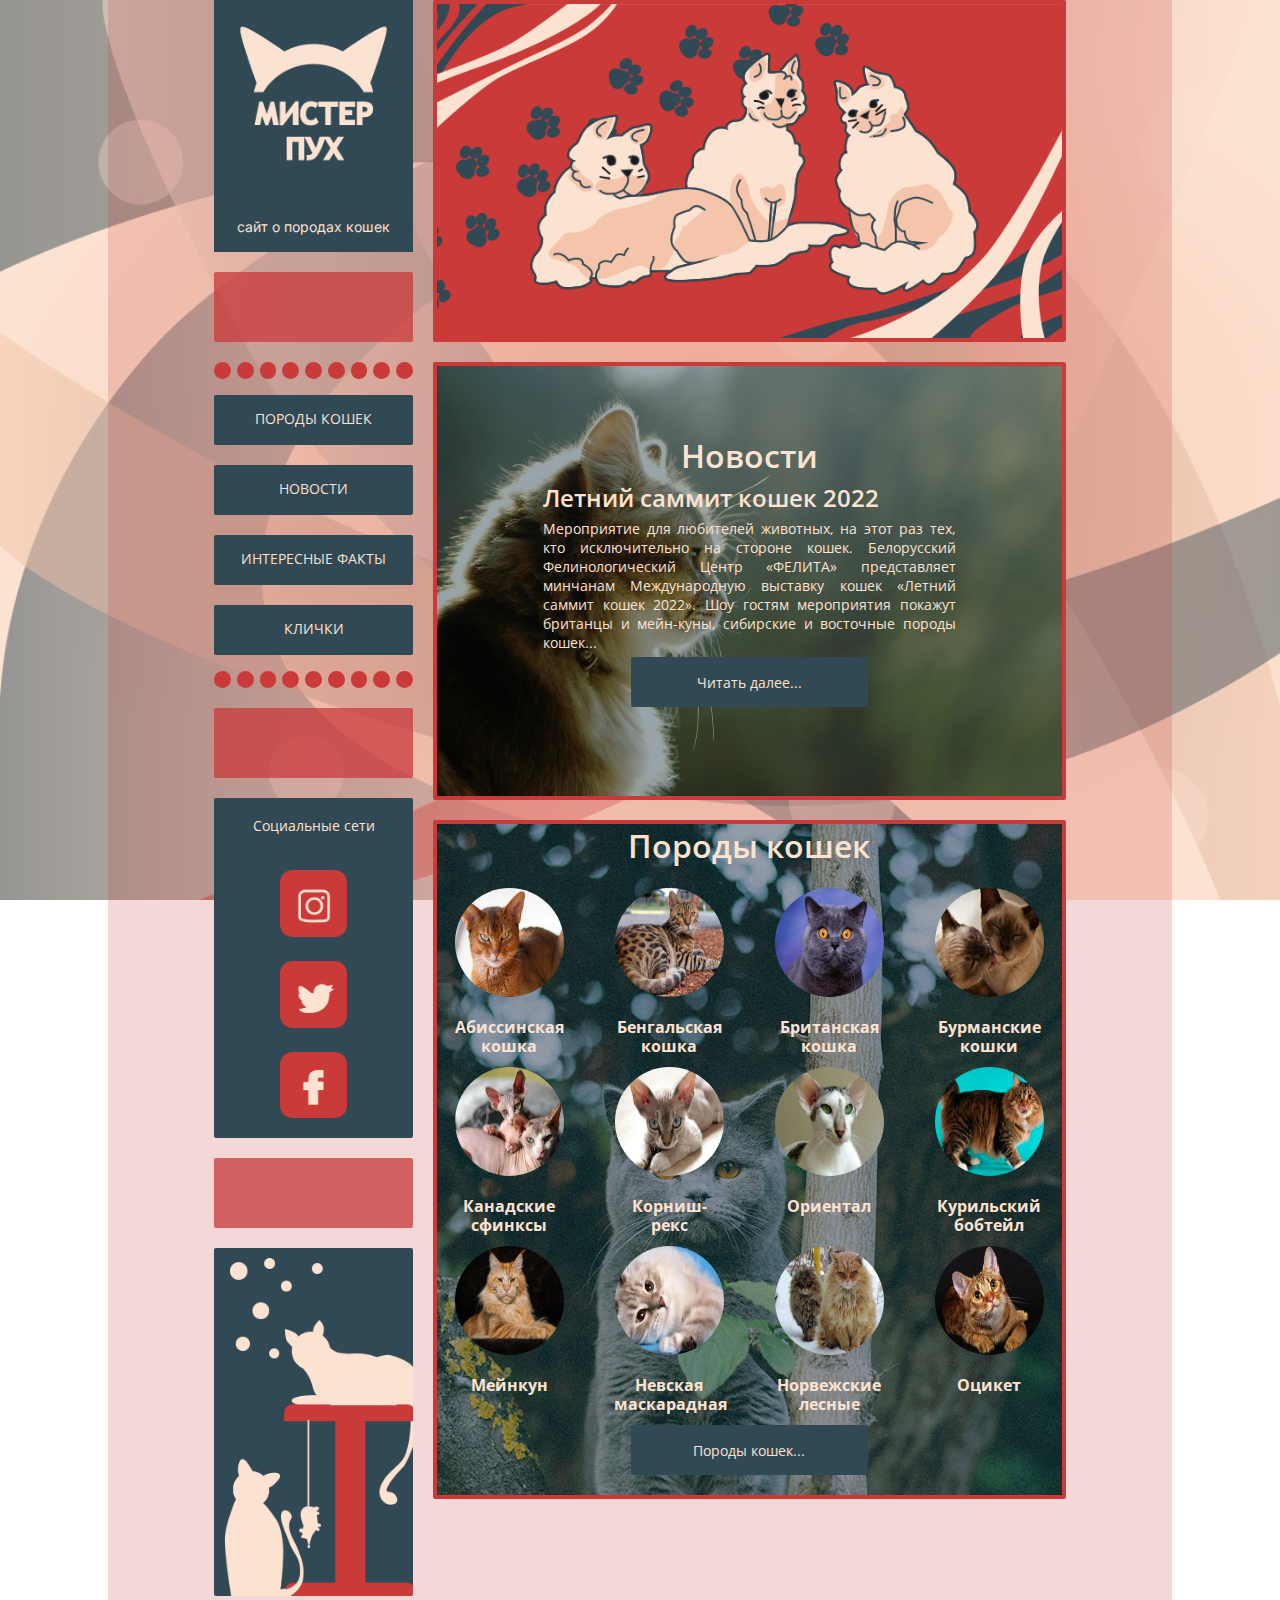
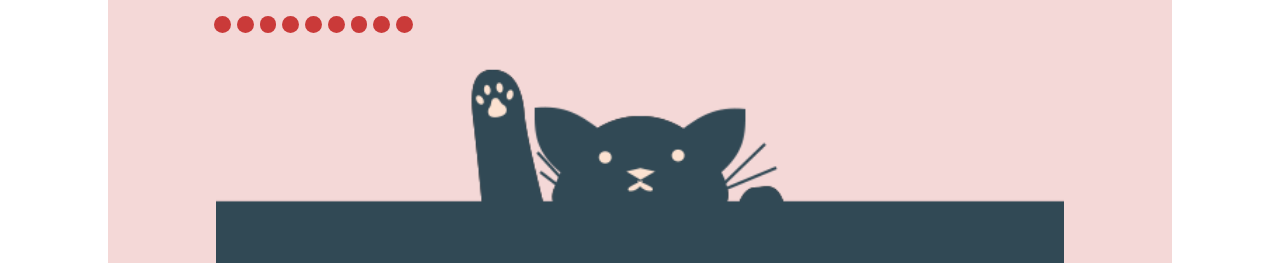
<file: index.html>
<!DOCTYPE html>
<html lang="ru">
<head>
    <meta charset="UTF-8">
    <meta http-equiv="X-UA-Compatible" content="IE=edge">
    <meta name="viewport" content="width=device-width, initial-scale=1.0">
    <script src="jQuery/jquery-3.6.1.min.js"></script>
    <script src="js/index.js"></script>
    <link rel="stylesheet" type="text/css" href="css/style_main.css">
    <link rel="stylesheet" type="text/css" href="css/index_style.css">
    <link rel="preconnect" href="https://fonts.googleapis.com">
    <link rel="preconnect" href="https://fonts.gstatic.com" crossorigin>
    <link href="https://fonts.googleapis.com/css2?family=Inter&family=Open+Sans:wght@300&display=swap" rel="stylesheet">
    <title>Породы кошек</title>
</head>
<body class="container__all">
    <div class="container__container-for-information">
        <header class="header">
            <div class="header__logotype">
                <div class="header__union">
                    <img class="header__logo-image" src="img/LOG.png" alt="lorem">
                    <div class="header__about"><p>сайт о породах кошек</p></div>
                </div>
                <div class="header__block-header">
                    <button class="header__button-menu" type = "button">...</button>
                </div>
            </div>
            <img class="header__image" src="img/oboi.png" alt="lorem">
            <aside class="header__aside">
                <nav class="header__aside-nav">
                    <ul class="header__aside-nav-items">
                        <li class="header__aside-nav-item"><a class="header__aside-nav-item-link" href="index_breeds.html"><p class="header__aside-button-name">ПОРОДЫ КОШЕК</p></a></li>
                        <li class="header__aside-nav-item"><a class="header__aside-nav-item-link" href="index_news.html"><p class="header__aside-button-name">НОВОСТИ</p></a></li>
                        <li class="header__aside-nav-item"><a class="header__aside-nav-item-link" href="index_interesting_facts.html"><p class="header__aside-button-name">ИНТЕРЕСНЫЕ ФАКТЫ</p></a></li>
                        <li class="header__aside-nav-item"><a class="header__aside-nav-item-link" href="index_names.html"><p class="header__aside-button-name">КЛИЧКИ</p></a></li>
                    </ul>
                </nav>
                
            </aside>
        </header>
        <aside class="aside">
            <nav class="aside__nav">
                <div class="aside__circles">
                    <div class="aside__circle"></div>
                    <div class="aside__circle"></div>
                    <div class="aside__circle"></div>
                    <div class="aside__circle"></div>
                    <div class="aside__circle"></div>
                    <div class="aside__circle"></div>
                    <div class="aside__circle"></div>
                    <div class="aside__circle"></div>
                    <div class="aside__circle"></div>
                </div>
                <ul class="aside__nav-items">
                    <li class="aside__nav-item"><a class="aside__nav-item-link" href="index_breeds.html"><p class="aside__button-name">ПОРОДЫ КОШЕК</p></a></li>
                    <li class="aside__nav-item"><a class="aside__nav-item-link" href="index_news.html"><p class="aside__button-name">НОВОСТИ</p></a></li>
                    <li class="aside__nav-item"><a class="aside__nav-item-link" href="index_interesting_facts.html"><p class="aside__button-name">ИНТЕРЕСНЫЕ ФАКТЫ</p></a></li>
                    <li class="aside__nav-item"><a class="aside__nav-item-link" href="index_names.html"><p class="aside__button-name">КЛИЧКИ</p></a></li>
                </ul>
                <div class="aside__circles">
                    <div class="aside__circle"></div>
                    <div class="aside__circle"></div>
                    <div class="aside__circle"></div>
                    <div class="aside__circle"></div>
                    <div class="aside__circle"></div>
                    <div class="aside__circle"></div>
                    <div class="aside__circle"></div>
                    <div class="aside__circle"></div>
                    <div class="aside__circle"></div>
                </div>
            </nav>
            <div class="aside__block-aside"></div>
            <nav class="aside__nav-contact-information">
                <h4 class="aside__name">Социальные сети</h4>
                <ul class="aside__nav-items-social">
                    <li class="aside__nav-con-item"><a class="aside__nav-item-link" href="https://www.instagram.com/"><img class="aside__nav-img" src="img/iiiiiiii.png" alt="lorem"></a></li>
                    <li class="aside__nav-con-item"><a class="aside__nav-item-link" href="https://twitter.com/"><img class="aside__nav-img" src="img/iitttwww.png" alt="lorem"></a></li>
                    <li class="aside__nav-con-item"><a class="aside__nav-item-link" href="https://ru-ru.facebook.com/"><img class="aside__nav-img" src="img/fffffffff.png" alt="lorem"></a></li>
                </ul>
            </nav>
            <div class="aside__block-main"></div>
            <img class="aside__picture" src="img/cats.png" alt="lorem">
            <div class="aside__circles">
                <div class="aside__circle"></div>
                <div class="aside__circle"></div>
                <div class="aside__circle"></div>
                <div class="aside__circle"></div>
                <div class="aside__circle"></div>
                <div class="aside__circle"></div>
                <div class="aside__circle"></div>
                <div class="aside__circle"></div>
                <div class="aside__circle"></div>
            </div>
        </aside>
        <main class="main">
            <article class="main__news">
                <h1 class="main__news-name">Новости</h1>
                <h2 class="main__news-second-name">Летний саммит кошек 2022</h2>
                <p class="main__news-text">Мероприятие для любителей животных, на этот раз тех, кто исключительно на стороне кошек. Белорусский Фелинологический Центр «ФЕЛИТА»  представляет минчанам Международную выставку кошек «Летний саммит кошек 2022». Шоу гостям мероприятия покажут британцы и мейн-куны, сибирские и восточные породы кошек...</p>
                <button class="main__button" type = "button" onclick="document.location='index_news.html'">Читать далее...</button>
            </article>
            <section class="main__cat-breeds">
                <h2 class="main__name">Породы кошек</h2>
                <article class="main__cat-breed">
                    <img class="main__cat-photo" src="img/абиссинская%20кошка.jpg" alt="lorem">
                    <a class="main__cat-name"><h3>Абиссинская кошка</h3></a>
                </article>
                <article class="main__cat-breed">
                    <img class="main__cat-photo" src="img/бенгальская%20кошка.jpg" alt="lorem">
                    <a class="main__cat-name"><h3>Бенгальская кошка</h3></a>
                </article>
                <article class="main__cat-breed">
                    <img class="main__cat-photo" src="img/британская%20короткошерстная.jpg" alt="lorem">
                    <a class="main__cat-name"><h3>Британская кошка</h3></a>
                </article>
                <article class="main__cat-breed">
                    <img class="main__cat-photo" src="img/бурманские%20кошки.jpg" alt="lorem">
                    <a class="main__cat-name"><h3>Бурманские кошки</h3></a>
                </article>
                <article class="main__cat-breed">
                    <img class="main__cat-photo" src="img/канадские%20сфинксы.jpg" alt="lorem">
                    <a class="main__cat-name"><h3>Канадские сфинксы</h3></a>
                </article>
                <article class="main__cat-breed">
                    <img class="main__cat-photo" src="img/корниш-рекс.jpg" alt="lorem">
                    <a class="main__cat-name"><h3>Корниш-рекс</h3></a>
                </article>
                <article class="main__cat-breed">
                    <img class="main__cat-photo" src="img/короткошерстный%20ориентал.jpg" alt="lorem">
                    <a class="main__cat-name"><h3>Ориентал</h3></a>
                </article>
                <article class="main__cat-breed">
                    <img class="main__cat-photo" src="img/курильский%20бобтейл.jpg" alt="lorem">
                    <a class="main__cat-name"><h3>Курильский бобтейл</h3></a>
                </article>
                <article class="main__cat-breed">
                    <img class="main__cat-photo" src="img/мейнкунннн.jpg" alt="lorem">
                    <a class="main__cat-name"><h3>Мейнкун</h3></a>
                </article>
                <article class="main__cat-breed">
                    <img class="main__cat-photo" src="img/невская%20маскарадная.jpg" alt="lorem">
                    <a class="main__cat-name"><h3>Невская маскарадная</h3></a>
                </article>
                <article class="main__cat-breed">
                    <img class="main__cat-photo" src="img/норвежские%20лесные.jpg" alt="lorem">
                    <a class="main__cat-name"><h3>Норвежские лесные</h3></a>
                </article>
                <article class="main__cat-breed">
                    <img class="main__cat-photo" src="img/оцикеты.jpg" alt="lorem">
                    <a class="main__cat-name"><h3>Оцикет</h3></a>
                </article>
                <div class="main__button-case">
                    <button class="main__button" type = "button" onclick="document.location='index_breeds.html'">Породы кошек...</button>
                </div>
            </section>
        </main>
        <footer class="footer">
            <img class="footer__image" src="img/футееер.png" alt="lorem">
        </footer>
    </div>
</body>
</html>
</file>
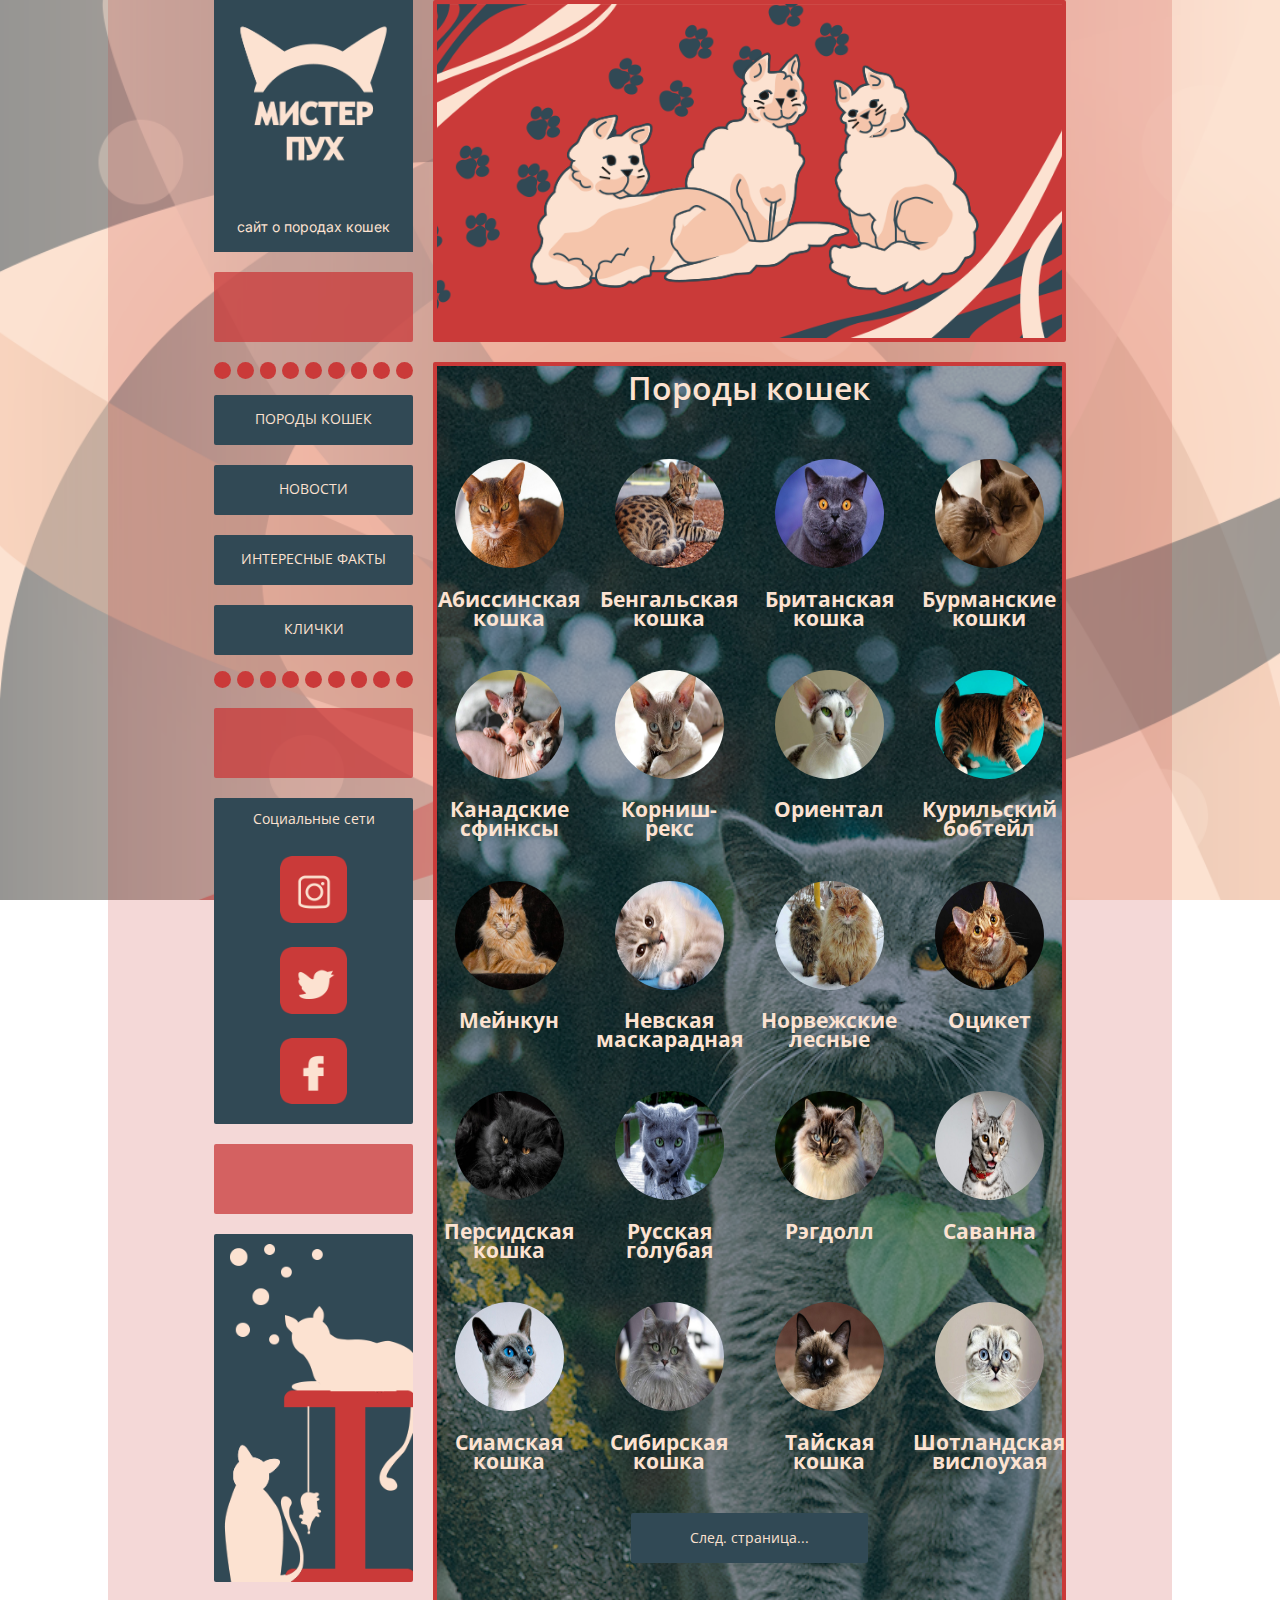
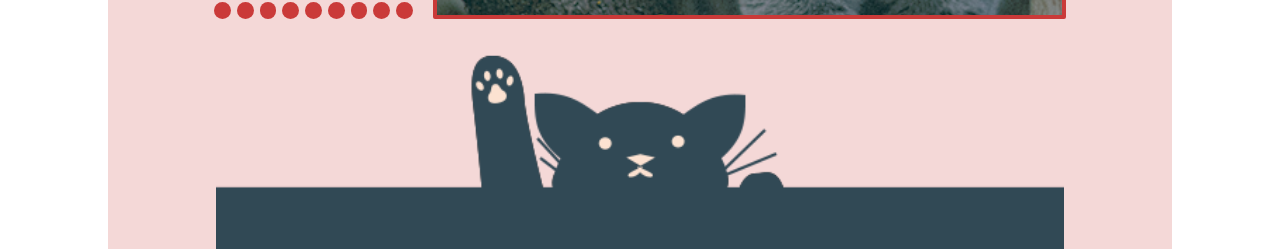
<file: index_breeds.html>
<!DOCTYPE html>
<html lang="ru">
<head>
    <meta charset="UTF-8">
    <meta http-equiv="X-UA-Compatible" content="IE=edge">
    <meta name="viewport" content="width=device-width, initial-scale=1.0">
    <script src="jQuery/jquery-3.6.1.min.js"></script>
    <script src="js/index.js"></script>
    <link rel="stylesheet" type="text/css" href="css/style_main.css">
    <link rel="stylesheet" type="text/css" href="css/breeds_style.css">
    <link rel="preconnect" href="https://fonts.googleapis.com">
    <link rel="preconnect" href="https://fonts.gstatic.com" crossorigin>
    <link href="https://fonts.googleapis.com/css2?family=Inter&family=Open+Sans:wght@300&display=swap" rel="stylesheet">
    <title>Породы кошек</title>
</head>
<body class="container__all">
    <div class="container__container-for-information">
        <header class="header">
            <div class="header__logotype">
                <a href="index.html" class="header__main-page">
                    <div class="header__union">
                        <img class="header__logo-image" src="img/LOG.png" alt="lorem">
                        <div class="header__about"><p>сайт о породах кошек</p></div>
                    </div>
                </a>
                <div class="header__block-header">
                    <button class="header__button-menu" type = "button">...</button>
                </div>
            </div>
            <img class="header__image" src="img/oboi.png" alt="lorem">
            <aside class="header__aside">
                <nav class="header__aside-nav">
                    <ul class="header__aside-nav-items">
                        <li class="header__aside-nav-item"><a class="header__aside-nav-item-link" href="index_breeds.html"><p class="header__aside-button-name">ПОРОДЫ КОШЕК</p></a></li>
                        <li class="header__aside-nav-item"><a class="header__aside-nav-item-link" href="index_news.html"><p class="header__aside-button-name">НОВОСТИ</p></a></li>
                        <li class="header__aside-nav-item"><a class="header__aside-nav-item-link" href="index_interesting_facts.html"><p class="header__aside-button-name">ИНТЕРЕСНЫЕ ФАКТЫ</p></a></li>
                        <li class="header__aside-nav-item"><a class="header__aside-nav-item-link" href="index_names.html"><p class="header__aside-button-name">КЛИЧКИ</p></a></li>
                    </ul>
                </nav>
            </aside>
        </header>
        <aside class="aside">
            <nav class="aside__nav">
                <div class="aside__circles">
                    <div class="aside__circle"></div>
                    <div class="aside__circle"></div>
                    <div class="aside__circle"></div>
                    <div class="aside__circle"></div>
                    <div class="aside__circle"></div>
                    <div class="aside__circle"></div>
                    <div class="aside__circle"></div>
                    <div class="aside__circle"></div>
                    <div class="aside__circle"></div>
                </div>
                <ul class="aside__nav-items">
                    <li class="aside__nav-item"><a class="aside__nav-item-link" href="index_breeds.html"><p class="aside__button-name">ПОРОДЫ КОШЕК</p></a></li>
                    <li class="aside__nav-item"><a class="aside__nav-item-link" href="index_news.html"><p class="aside__button-name">НОВОСТИ</p></a></li>
                    <li class="aside__nav-item"><a class="aside__nav-item-link" href="index_interesting_facts.html"><p class="aside__button-name">ИНТЕРЕСНЫЕ ФАКТЫ</p></a></li>
                    <li class="aside__nav-item"><a class="aside__nav-item-link" href="index_names.html"><p class="aside__button-name">КЛИЧКИ</p></a></li>
                </ul>
                <div class="aside__circles">
                    <div class="aside__circle"></div>
                    <div class="aside__circle"></div>
                    <div class="aside__circle"></div>
                    <div class="aside__circle"></div>
                    <div class="aside__circle"></div>
                    <div class="aside__circle"></div>
                    <div class="aside__circle"></div>
                    <div class="aside__circle"></div>
                    <div class="aside__circle"></div>
                </div>
            </nav>
            <div class="aside__block-aside"></div>
            <nav class="aside__nav-contact-information">
                <h2 class="aside__name">Социальные сети</h2>
                <ul class="aside__nav-items-social">
                    <li class="aside__nav-con-item"><a class="aside__nav-item-link" href="https://www.instagram.com/"><img class="aside__nav-img" src="img/iiiiiiii.png" alt="lorem"></a></li>
                    <li class="aside__nav-con-item"><a class="aside__nav-item-link" href="https://twitter.com/"><img class="aside__nav-img" src="img/iitttwww.png" alt="lorem"></a></li>
                    <li class="aside__nav-con-item"><a class="aside__nav-item-link" href="https://ru-ru.facebook.com/"><img class="aside__nav-img" src="img/fffffffff.png" alt="lorem"></a></li>
                </ul>
            </nav>
            <div class="aside__block-main"></div>
            <img class="aside__picture" src="img/cats.png" alt="lorem">
            <div class="aside__circles">
                <div class="aside__circle"></div>
                <div class="aside__circle"></div>
                <div class="aside__circle"></div>
                <div class="aside__circle"></div>
                <div class="aside__circle"></div>
                <div class="aside__circle"></div>
                <div class="aside__circle"></div>
                <div class="aside__circle"></div>
                <div class="aside__circle"></div>
            </div>
        </aside>
        <section class="main__cat-breeds">
            <h1 class="main__name">Породы кошек</h1>
            <article class="main__cat-breed">
                <img class="main__cat-photo" src="img/абиссинская%20кошка.jpg" alt="lorem">
                <a class="main__cat-name"><h2>Абиссинская кошка</h2></a>
            </article>
            <article class="main__cat-breed">
                <img class="main__cat-photo" src="img/бенгальская%20кошка.jpg" alt="lorem">
                <a class="main__cat-name"><h2>Бенгальская кошка</h2></a>
            </article>
            <article class="main__cat-breed">
                <img class="main__cat-photo" src="img/британская%20короткошерстная.jpg" alt="lorem">
                <a class="main__cat-name"><h2>Британская кошка</h2></a>
            </article>
            <article class="main__cat-breed">
                <img class="main__cat-photo" src="img/бурманские%20кошки.jpg" alt="lorem">
                <a class="main__cat-name"><h2>Бурманские кошки</h2></a>
            </article>
            <article class="main__cat-breed">
                <img class="main__cat-photo" src="img/канадские%20сфинксы.jpg" alt="lorem">
                <a class="main__cat-name"><h2>Канадские сфинксы</h2></a>
            </article>
            <article class="main__cat-breed">
                <img class="main__cat-photo" src="img/корниш-рекс.jpg" alt="lorem">
                <a class="main__cat-name"><h2>Корниш-рекс</h2></a>
            </article>
            <article class="main__cat-breed">
                <img class="main__cat-photo" src="img/короткошерстный%20ориентал.jpg" alt="lorem">
                <a class="main__cat-name"><h2>Ориентал</h2></a>
            </article>
            <article class="main__cat-breed">
                <img class="main__cat-photo" src="img/курильский%20бобтейл.jpg" alt="lorem">
                <a class="main__cat-name"><h2>Курильский бобтейл</h2></a>
            </article>
            <article class="main__cat-breed">
                <img class="main__cat-photo" src="img/мейнкунннн.jpg" alt="lorem">
                <a class="main__cat-name"><h2>Мейнкун</h2></a>
            </article>
            <article class="main__cat-breed">
                <img class="main__cat-photo" src="img/невская%20маскарадная.jpg" alt="lorem">
                <a class="main__cat-name"><h2>Невская маскарадная</h2></a>
            </article>
            <article class="main__cat-breed">
                <img class="main__cat-photo" src="img/норвежские%20лесные.jpg" alt="lorem">
                <a class="main__cat-name"><h2>Норвежские лесные</h2></a>
            </article>
            <article class="main__cat-breed">
                <img class="main__cat-photo" src="img/оцикеты.jpg" alt="lorem">
                <a class="main__cat-name"><h2>Оцикет</h2></a>
            </article>
            <article class="main__cat-breed">
                <img class="main__cat-photo" src="img/персидская%20кошка.jpg" alt="lorem">
                <a class="main__cat-name"><h2>Персидская кошка</h2></a>
            </article>
            <article class="main__cat-breed">
                <img class="main__cat-photo" src="img/русская%20голубая.jpg" alt="lorem">
                <a class="main__cat-name"><h2>Русская голубая</h2></a>
            </article>
            <article class="main__cat-breed">
                <img class="main__cat-photo" src="img/рэгдолл.jpg" alt="lorem">
                <a class="main__cat-name"><h2>Рэгдолл</h2></a>
            </article>
            <article class="main__cat-breed">
                <img class="main__cat-photo" src="img/саванна.jpg" alt="lorem">
                <a class="main__cat-name"><h2>Саванна</h2></a>
            </article>
            <article class="main__cat-breed">
                <img class="main__cat-photo" src="img/сиамская%20кошка.jpg" alt="lorem">
                <a class="main__cat-name"><h2>Сиамская кошка</h2></a>
            </article>
            <article class="main__cat-breed">
                <img class="main__cat-photo" src="img/сибирская%20кошка.jpg" alt="lorem">
                <a class="main__cat-name"><h2>Сибирская кошка</h2></a>
            </article>
            <article class="main__cat-breed">
                <img class="main__cat-photo" src="img/тайская%20кошка.jpg" alt="lorem">
                <a class="main__cat-name"><h2>Тайская кошка</h2></a>
            </article>
            <article class="main__cat-breed">
                <img class="main__cat-photo" src="img/шотландская%20вислоухая.jpg" alt="lorem">
                <a class="main__cat-name"><h2>Шотландская вислоухая</h2></a>
            </article>
            <div class="main__button-case">
                <button class="main__button" type = "button" onclick="document.location='#'">След. страница...</button>
            </div>
        </section>
        <footer class="footer">
            <img class="footer__image" src="img/футееер.png" alt="lorem">
        </footer>
    </div>
</body>
</html>
</file>
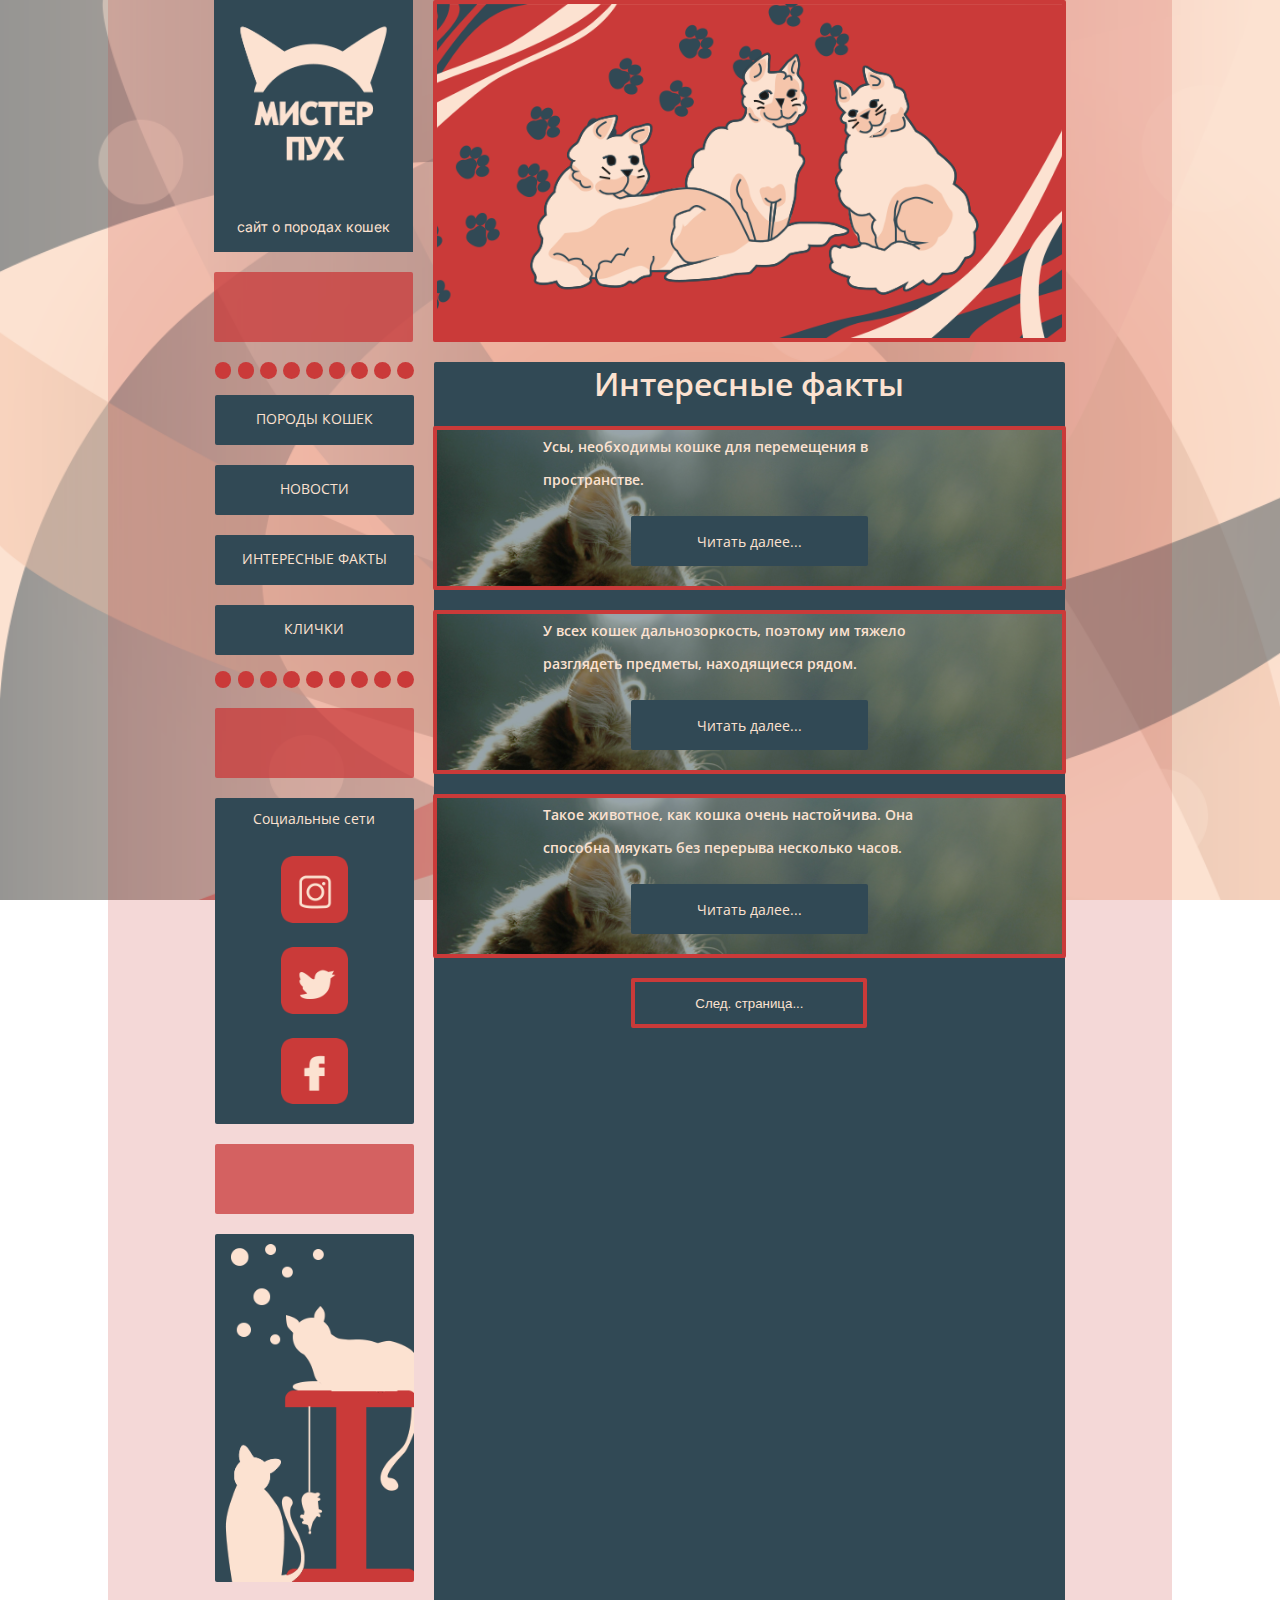
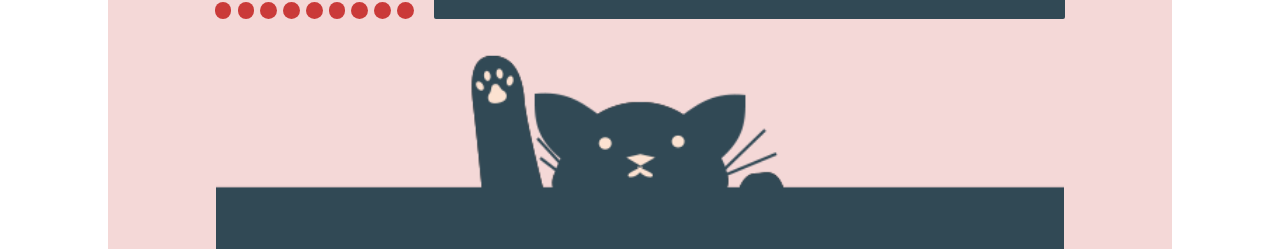
<file: index_interesting_facts.html>
<!DOCTYPE html>
<html lang="ru">
<head>
    <meta charset="UTF-8">
    <meta http-equiv="X-UA-Compatible" content="IE=edge">
    <meta name="viewport" content="width=device-width, initial-scale=1.0">
    <script src="jQuery/jquery-3.6.1.min.js"></script>
    <script src="js/index.js"></script>
    <link rel="stylesheet" type="text/css" href="css/facts_style.css">
    <link rel="stylesheet" type="text/css" href="css/style_main.css">
    <link rel="preconnect" href="https://fonts.googleapis.com">
    <link rel="preconnect" href="https://fonts.gstatic.com" crossorigin>
    <link href="https://fonts.googleapis.com/css2?family=Inter&family=Open+Sans:wght@300&display=swap" rel="stylesheet">
    <title>Породы кошек</title>
</head>
<body class="container__all">
    <div class="container__container-for-information">
        <header class="header">
            <div class="header__logotype">
                <a href="index.html" class="header__main-page">
                    <div class="header__union">
                        <img class="header__logo-image" src="img/LOG.png" alt="lorem">
                        <div class="header__about"><p>сайт о породах кошек</p></div>
                    </div>
                </a>
                <div class="header__block-header">
                    <button class="header__button-menu" type = "button">...</button>
                </div>
            </div>
            <img class="header__image" src="img/oboi.png" alt="lorem">
            <aside class="header__aside">
                <nav class="header__aside-nav">
                    <ul class="header__aside-nav-items">
                        <li class="header__aside-nav-item"><a class="header__aside-nav-item-link" href="index_breeds.html"><p class="header__aside-button-name">ПОРОДЫ КОШЕК</p></a></li>
                        <li class="header__aside-nav-item"><a class="header__aside-nav-item-link" href="index_news.html"><p class="header__aside-button-name">НОВОСТИ</p></a></li>
                        <li class="header__aside-nav-item"><a class="header__aside-nav-item-link" href="index_interesting_facts.html"><p class="header__aside-button-name">ИНТЕРЕСНЫЕ ФАКТЫ</p></a></li>
                        <li class="header__aside-nav-item"><a class="header__aside-nav-item-link" href="index_names.html"><p class="header__aside-button-name">КЛИЧКИ</p></a></li>
                    </ul>
                </nav>
            </aside>
        </header>
        <aside class="aside">
            <nav class="aside__nav">
                <div class="aside__circles">
                    <div class="aside__circle"></div>
                    <div class="aside__circle"></div>
                    <div class="aside__circle"></div>
                    <div class="aside__circle"></div>
                    <div class="aside__circle"></div>
                    <div class="aside__circle"></div>
                    <div class="aside__circle"></div>
                    <div class="aside__circle"></div>
                    <div class="aside__circle"></div>
                </div>
                <ul class="aside__nav-items">
                    <li class="aside__nav-item"><a class="aside__nav-item-link" href="index_breeds.html"><p class="aside__button-name">ПОРОДЫ КОШЕК</p></a></li>
                    <li class="aside__nav-item"><a class="aside__nav-item-link" href="index_news.html"><p class="aside__button-name">НОВОСТИ</p></a></li>
                    <li class="aside__nav-item"><a class="aside__nav-item-link" href="index_interesting_facts.html"><p class="aside__button-name">ИНТЕРЕСНЫЕ ФАКТЫ</p></a></li>
                    <li class="aside__nav-item"><a class="aside__nav-item-link" href="index_names.html"><p class="aside__button-name">КЛИЧКИ</p></a></li>
                </ul>
                <div class="aside__circles">
                    <div class="aside__circle"></div>
                    <div class="aside__circle"></div>
                    <div class="aside__circle"></div>
                    <div class="aside__circle"></div>
                    <div class="aside__circle"></div>
                    <div class="aside__circle"></div>
                    <div class="aside__circle"></div>
                    <div class="aside__circle"></div>
                    <div class="aside__circle"></div>
                </div>
            </nav>
            <div class="aside__block-aside"></div>
            <nav class="aside__nav-contact-information">
                <h2 class="aside__name">Социальные сети</h2>
                <ul class="aside__nav-items-social">
                    <li class="aside__nav-con-item"><a class="aside__nav-item-link" href="https://www.instagram.com/"><img class="aside__nav-img" src="img/iiiiiiii.png" alt="lorem"></a></li>
                    <li class="aside__nav-con-item"><a class="aside__nav-item-link" href="https://twitter.com/"><img class="aside__nav-img" src="img/iitttwww.png" alt="lorem"></a></li>
                    <li class="aside__nav-con-item"><a class="aside__nav-item-link" href="https://ru-ru.facebook.com/"><img class="aside__nav-img" src="img/fffffffff.png" alt="lorem"></a></li>
                </ul>
            </nav>
            <div class="aside__block-main"></div>
            <img class="aside__picture" src="img/cats.png" alt="lorem">
            <div class="aside__circles">
                <div class="aside__circle"></div>
                <div class="aside__circle"></div>
                <div class="aside__circle"></div>
                <div class="aside__circle"></div>
                <div class="aside__circle"></div>
                <div class="aside__circle"></div>
                <div class="aside__circle"></div>
                <div class="aside__circle"></div>
                <div class="aside__circle"></div>
            </div>
        </aside>
        <main class="main">
            <h1 class="main__name">Интересные факты</h1>
            <article class="main__facts">
                <h2 class="main__facts-second-name">Усы, необходимы кошке для перемещения в пространстве.</h2>
                <button class="main__button" type = "button" onclick="document.location='#'">Читать далее...</button>
            </article>
            <article class="main__facts">
                <h2 class="main__facts-second-name">У всех кошек дальнозоркость, поэтому им тяжело разглядеть предметы, находящиеся рядом.</h2>
                <button class="main__button" type = "button" onclick="document.location='#'">Читать далее...</button>
            </article>
            <article class="main__facts">
                <h2 class="main__facts-second-name">Такое животное, как кошка очень настойчива. Она способна мяукать без перерыва несколько часов.</h2>
                <button class="main__button" type = "button" onclick="document.location='#'">Читать далее...</button>
            </article>
            <div class="main__button-case">
                <button class="main__button-content" type = "button" onclick="document.location='#'">След. страница...</button>
            </div>
        </main>
        <footer class="footer">
            <img class="footer__image" src="img/футееер.png" alt="lorem">
        </footer>
    </div>
</body>
</html>
</file>
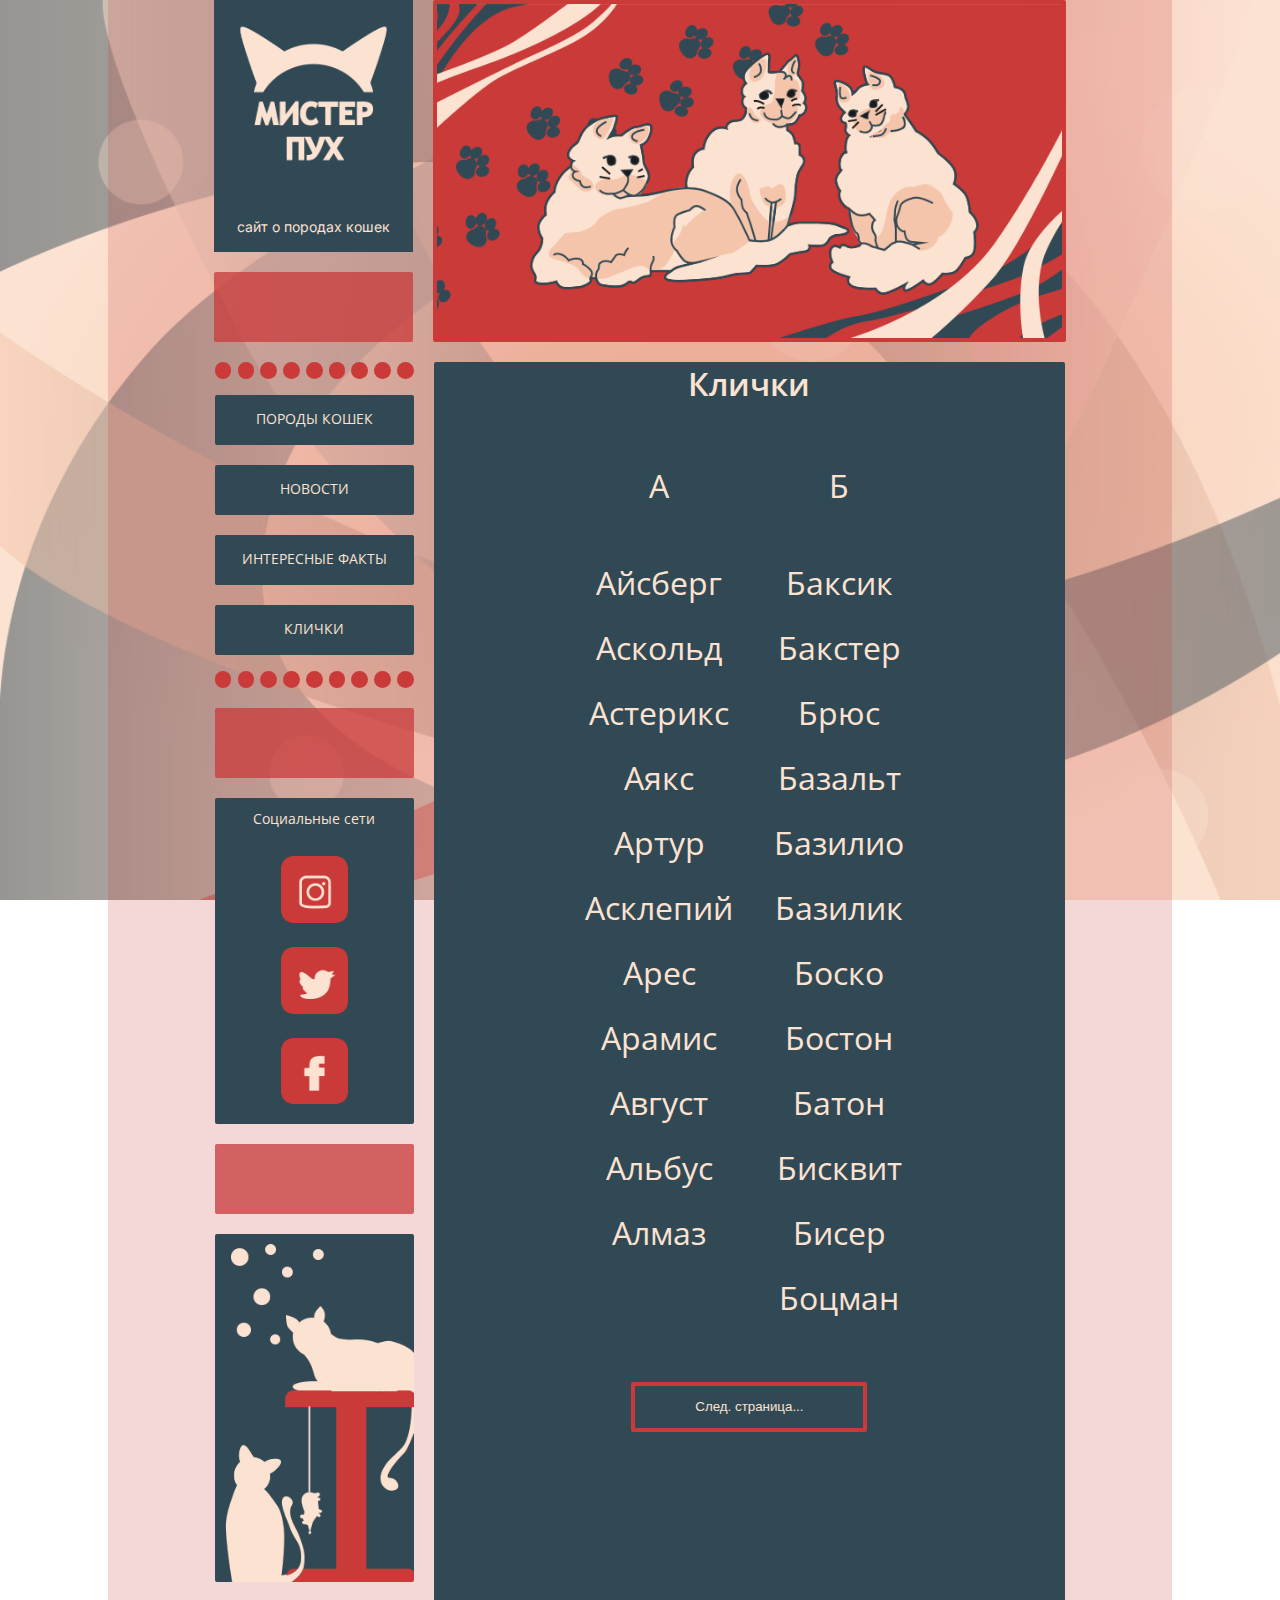
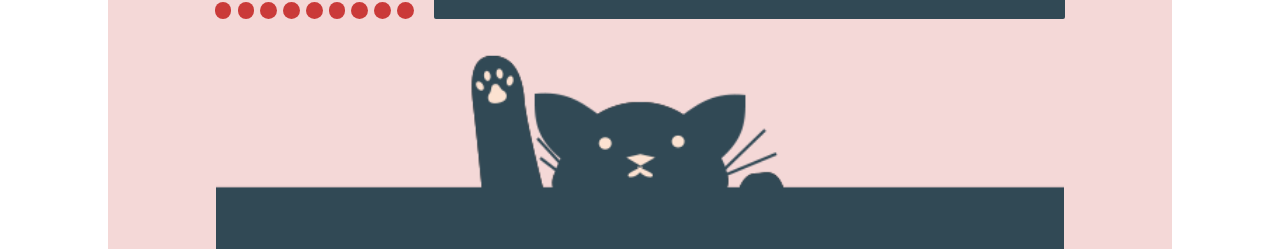
<file: index_names.html>
<!DOCTYPE html>
<html lang="ru">
<head>
    <meta charset="UTF-8">
    <meta http-equiv="X-UA-Compatible" content="IE=edge">
    <meta name="viewport" content="width=device-width, initial-scale=1.0">
    <script src="jQuery/jquery-3.6.1.min.js"></script>
    <script src="js/index.js"></script>
    <link rel="stylesheet" type="text/css" href="css/style_main.css">
    <link rel="stylesheet" type="text/css" href="css/names_style.css">
    <link rel="preconnect" href="https://fonts.googleapis.com">
    <link rel="preconnect" href="https://fonts.gstatic.com" crossorigin>
    <link href="https://fonts.googleapis.com/css2?family=Inter&family=Open+Sans:wght@300&display=swap" rel="stylesheet">
    <title>Породы кошек</title>
</head>
<body class="container__all">
    <div class="container__container-for-information">
        <header class="header">
            <div class="header__logotype">
                <a href="index.html" class="header__main-page">
                    <div class="header__union">
                        <img class="header__logo-image" src="img/LOG.png" alt="lorem">
                        <div class="header__about"><p>сайт о породах кошек</p></div>
                    </div>
                </a>
                <div class="header__block-header">
                    <button class="header__button-menu" type = "button">...</button>
                </div>
            </div>
            <img class="header__image" src="img/oboi.png" alt="lorem">
            <aside class="header__aside">
                <nav class="header__aside-nav">
                    <ul class="header__aside-nav-items">
                        <li class="header__aside-nav-item"><a class="header__aside-nav-item-link" href="index_breeds.html"><p class="header__aside-button-name">ПОРОДЫ КОШЕК</p></a></li>
                        <li class="header__aside-nav-item"><a class="header__aside-nav-item-link" href="index_news.html"><p class="header__aside-button-name">НОВОСТИ</p></a></li>
                        <li class="header__aside-nav-item"><a class="header__aside-nav-item-link" href="index_interesting_facts.html"><p class="header__aside-button-name">ИНТЕРЕСНЫЕ ФАКТЫ</p></a></li>
                        <li class="header__aside-nav-item"><a class="header__aside-nav-item-link" href="index_names.html"><p class="header__aside-button-name">КЛИЧКИ</p></a></li>
                    </ul>
                </nav>
            </aside>
        </header>
        <aside class="aside">
            <nav class="aside__nav">
                <div class="aside__circles">
                    <div class="aside__circle"></div>
                    <div class="aside__circle"></div>
                    <div class="aside__circle"></div>
                    <div class="aside__circle"></div>
                    <div class="aside__circle"></div>
                    <div class="aside__circle"></div>
                    <div class="aside__circle"></div>
                    <div class="aside__circle"></div>
                    <div class="aside__circle"></div>
                </div>
                <ul class="aside__nav-items">
                    <li class="aside__nav-item"><a class="aside__nav-item-link" href="index_breeds.html"><p class="aside__button-name">ПОРОДЫ КОШЕК</p></a></li>
                    <li class="aside__nav-item"><a class="aside__nav-item-link" href="index_news.html"><p class="aside__button-name">НОВОСТИ</p></a></li>
                    <li class="aside__nav-item"><a class="aside__nav-item-link" href="index_interesting_facts.html"><p class="aside__button-name">ИНТЕРЕСНЫЕ ФАКТЫ</p></a></li>
                    <li class="aside__nav-item"><a class="aside__nav-item-link" href="index_names.html"><p class="aside__button-name">КЛИЧКИ</p></a></li>
                </ul>
                <div class="aside__circles">
                    <div class="aside__circle"></div>
                    <div class="aside__circle"></div>
                    <div class="aside__circle"></div>
                    <div class="aside__circle"></div>
                    <div class="aside__circle"></div>
                    <div class="aside__circle"></div>
                    <div class="aside__circle"></div>
                    <div class="aside__circle"></div>
                    <div class="aside__circle"></div>
                </div>
            </nav>
            <div class="aside__block-aside"></div>
            <nav class="aside__nav-contact-information">
                <h2 class="aside__name">Социальные сети</h2>
                <ul class="aside__nav-items-social">
                    <li class="aside__nav-con-item"><a class="aside__nav-item-link" href="https://www.instagram.com/"><img class="aside__nav-img" src="img/iiiiiiii.png" alt="lorem"></a></li>
                    <li class="aside__nav-con-item"><a class="aside__nav-item-link" href="https://twitter.com/"><img class="aside__nav-img" src="img/iitttwww.png" alt="lorem"></a></li>
                    <li class="aside__nav-con-item"><a class="aside__nav-item-link" href="https://ru-ru.facebook.com/"><img class="aside__nav-img" src="img/fffffffff.png" alt="lorem"></a></li>
                </ul>
            </nav>
            <div class="aside__block-main"></div>
            <img class="aside__picture" src="img/cats.png" alt="lorem">
            <div class="aside__circles">
                <div class="aside__circle"></div>
                <div class="aside__circle"></div>
                <div class="aside__circle"></div>
                <div class="aside__circle"></div>
                <div class="aside__circle"></div>
                <div class="aside__circle"></div>
                <div class="aside__circle"></div>
                <div class="aside__circle"></div>
                <div class="aside__circle"></div>
            </div>
        </aside>
        <main class="main">
            <h1 class="main__name">Клички</h1>
            <div class="main__letters">
                <div class="main__group-a">
                    <h2 class="main__a">А</h2>
                    <h3 class="main__letter-a">Айсберг Аскольд Астерикс Аякс Артур Асклепий Арес Арамис Август Альбус Алмаз</h3>
                </div>
                <div class="main__group-b">
                    <h2 class="main__b">Б</h2>
                    <h3 class="main__letter-b">Баксик Бакстер Брюс Базальт Базилио Базилик Боско Бостон Батон Бисквит Бисер Боцман</h3>
                </div>
            </div>
            <div class="main__button-case">
                <button class="main__button-content" type = "button" onclick="document.location='#'">След. страница...</button>
            </div>
        </main>
        <footer class="footer">
            <img class="footer__image" src="img/футееер.png" alt="lorem">
        </footer>
    </div>
</body>
</html>
</file>
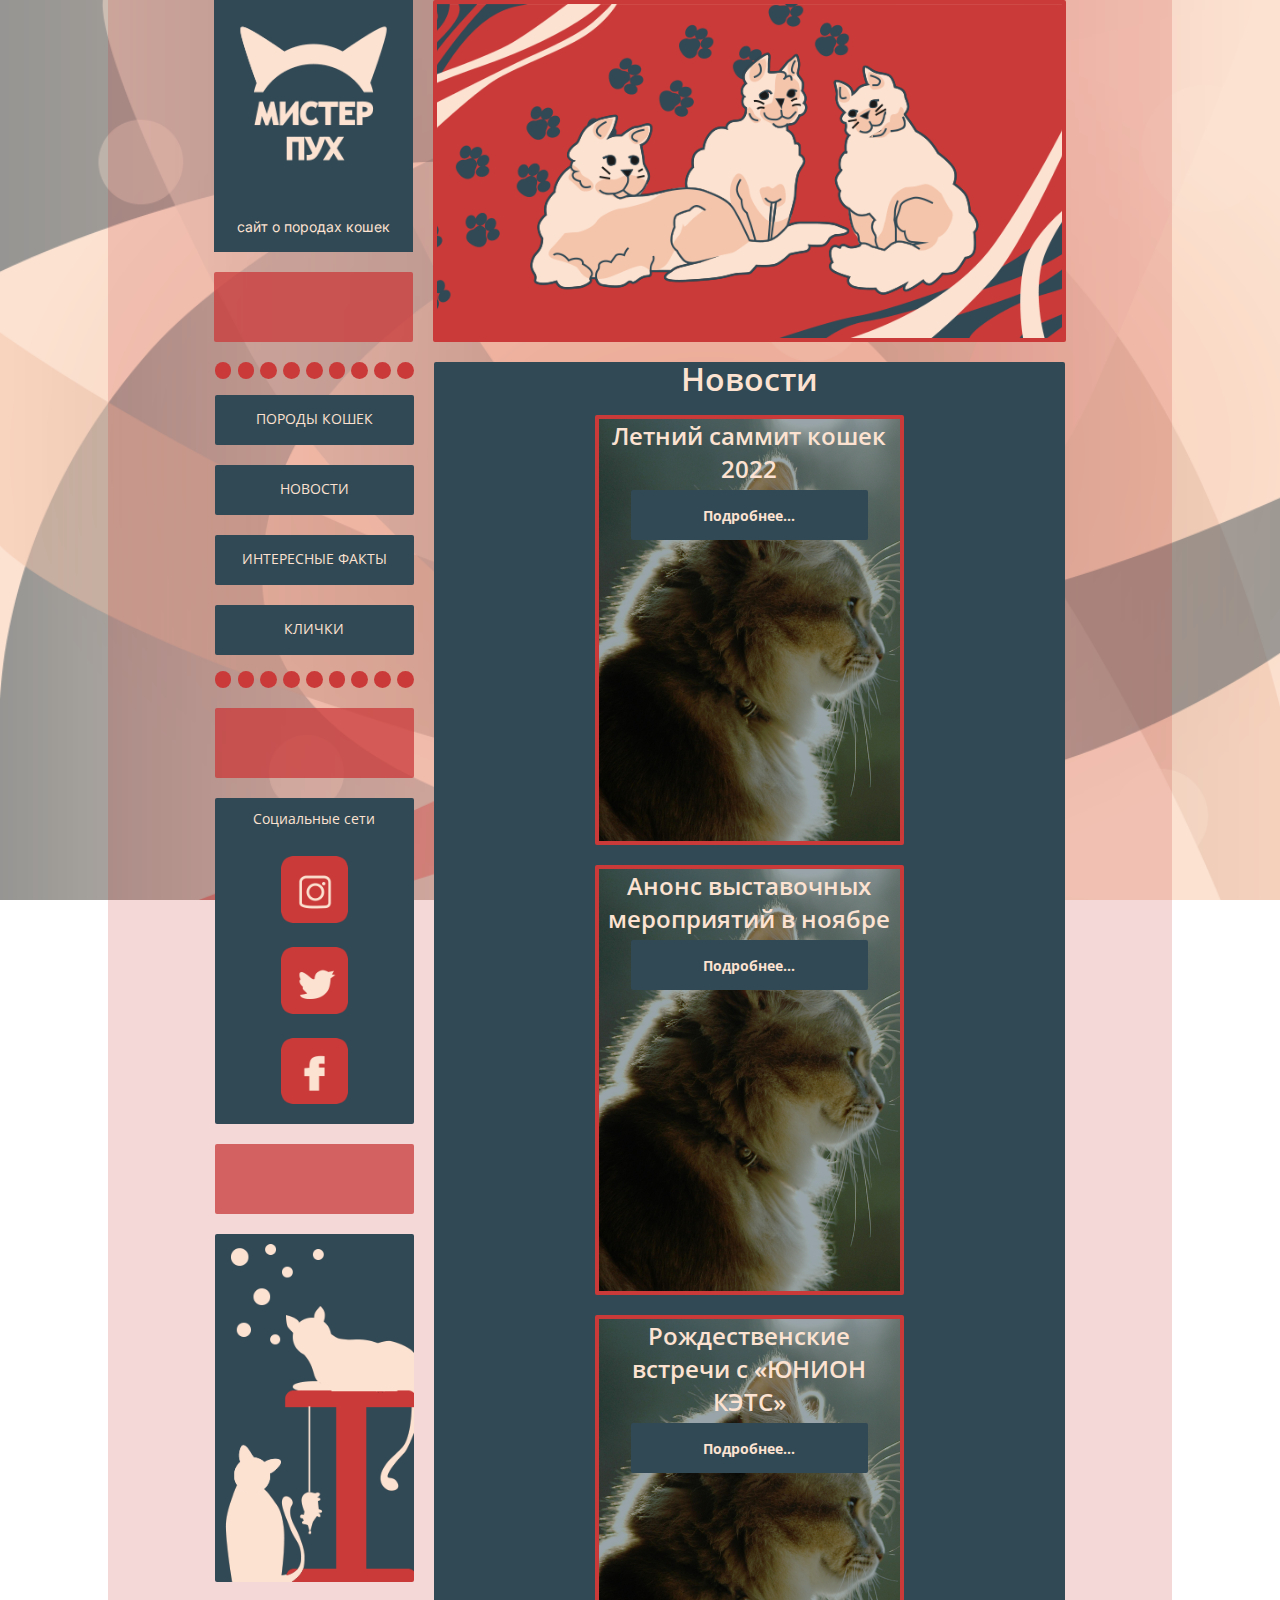
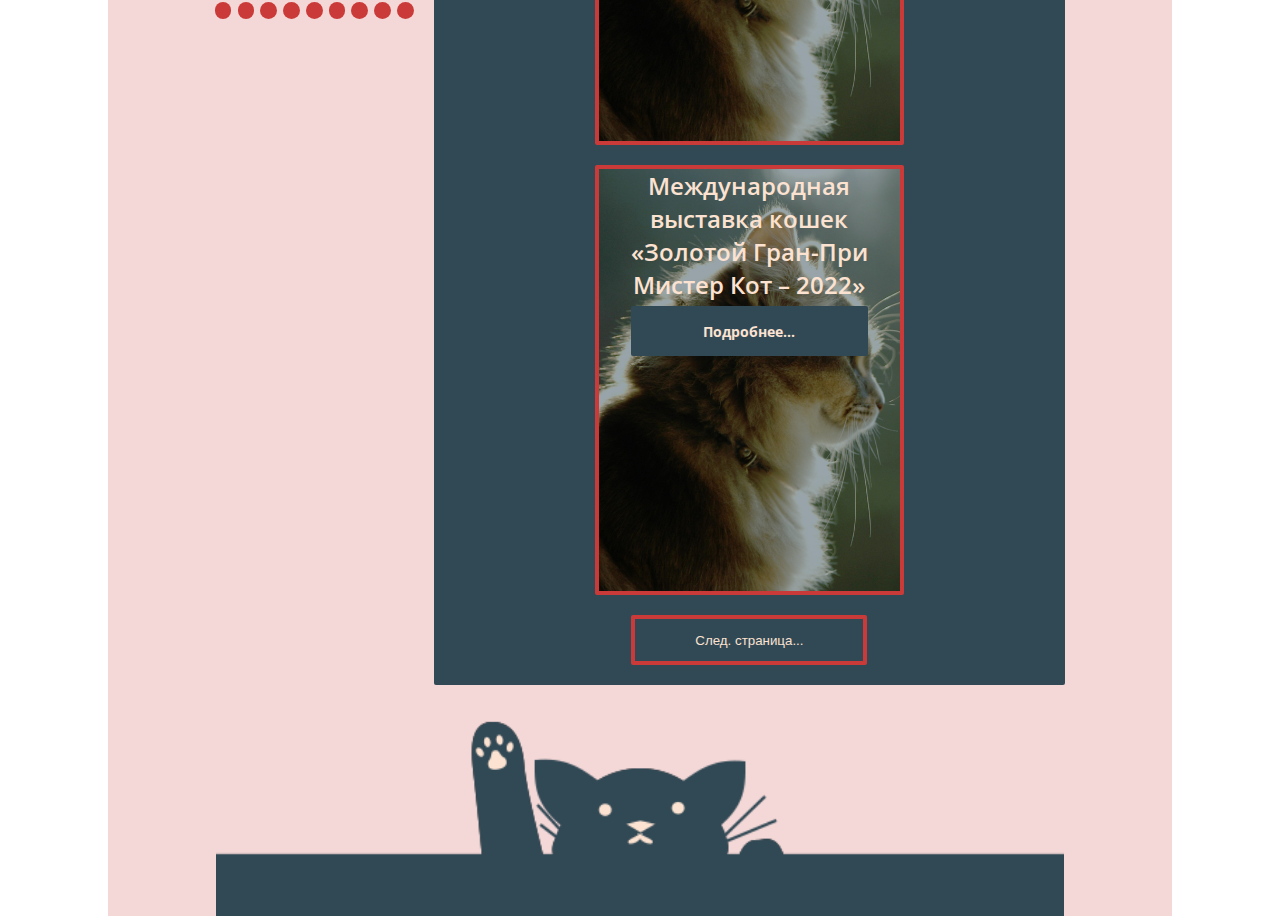
<file: index_news.html>
<!DOCTYPE html>
<html lang="ru">
<head>
    <meta charset="UTF-8">
    <meta http-equiv="X-UA-Compatible" content="IE=edge">
    <meta name="viewport" content="width=device-width, initial-scale=1.0">
    <script src="jQuery/jquery-3.6.1.min.js"></script>
    <script src="js/index.js"></script>
    <link rel="stylesheet" type="text/css" href="css/style_main.css">
    <link rel="stylesheet" type="text/css" href="css/news_style.css">
    <link rel="preconnect" href="https://fonts.googleapis.com">
    <link rel="preconnect" href="https://fonts.gstatic.com" crossorigin>
    <link href="https://fonts.googleapis.com/css2?family=Inter&family=Open+Sans:wght@300&display=swap" rel="stylesheet">
    <link href="https://fonts.googleapis.com/css2?family=Inter&display=swap" rel="stylesheet">
    <title>Породы кошек</title>
</head>
<body class="container__all">
    <div class="container__container-for-information">
        <header class="header">
            <div class="header__logotype">
                <a href="index.html" class="header__main-page">
                    <div class="header__union">
                        <img class="header__logo-image" src="img/LOG.png" alt="lorem">
                        <div class="header__about"><p>сайт о породах кошек</p></div>
                    </div>
                </a>
                <div class="header__block-header">
                    <button class="header__button-menu" type = "button">...</button>
                </div>
            </div>
            <img class="header__image" src="img/oboi.png" alt="lorem">
            <aside class="header__aside">
                <nav class="header__aside-nav">
                    <ul class="header__aside-nav-items">
                        <li class="header__aside-nav-item"><a class="header__aside-nav-item-link" href="index_breeds.html"><p class="header__aside-button-name">ПОРОДЫ КОШЕК</p></a></li>
                        <li class="header__aside-nav-item"><a class="header__aside-nav-item-link" href="index_news.html"><p class="header__aside-button-name">НОВОСТИ</p></a></li>
                        <li class="header__aside-nav-item"><a class="header__aside-nav-item-link" href="index_interesting_facts.html"><p class="header__aside-button-name">ИНТЕРЕСНЫЕ ФАКТЫ</p></a></li>
                        <li class="header__aside-nav-item"><a class="header__aside-nav-item-link" href="index_names.html"><p class="header__aside-button-name">КЛИЧКИ</p></a></li>
                    </ul>
                </nav>
            </aside>
        </header>
        <aside class="aside">
            <nav class="aside__nav">
                <div class="aside__circles">
                    <div class="aside__circle"></div>
                    <div class="aside__circle"></div>
                    <div class="aside__circle"></div>
                    <div class="aside__circle"></div>
                    <div class="aside__circle"></div>
                    <div class="aside__circle"></div>
                    <div class="aside__circle"></div>
                    <div class="aside__circle"></div>
                    <div class="aside__circle"></div>
                </div>
                <ul class="aside__nav-items">
                    <li class="aside__nav-item"><a class="aside__nav-item-link" href="index_breeds.html"><p class="aside__button-name">ПОРОДЫ КОШЕК</p></a></li>
                    <li class="aside__nav-item"><a class="aside__nav-item-link" href="index_news.html"><p class="aside__button-name">НОВОСТИ</p></a></li>
                    <li class="aside__nav-item"><a class="aside__nav-item-link" href="index_interesting_facts.html"><p class="aside__button-name">ИНТЕРЕСНЫЕ ФАКТЫ</p></a></li>
                    <li class="aside__nav-item"><a class="aside__nav-item-link" href="index_names.html"><p class="aside__button-name">КЛИЧКИ</p></a></li>
                </ul>
                <div class="aside__circles">
                    <div class="aside__circle"></div>
                    <div class="aside__circle"></div>
                    <div class="aside__circle"></div>
                    <div class="aside__circle"></div>
                    <div class="aside__circle"></div>
                    <div class="aside__circle"></div>
                    <div class="aside__circle"></div>
                    <div class="aside__circle"></div>
                    <div class="aside__circle"></div>
                </div>
            </nav>
            <div class="aside__block-aside"></div>
            <nav class="aside__nav-contact-information">
                <h2 class="aside__name">Социальные сети</h2>
                <ul class="aside__nav-items-social">
                    <li class="aside__nav-con-item"><a class="aside__nav-item-link" href="https://www.instagram.com/"><img class="aside__nav-img" src="img/iiiiiiii.png" alt="lorem"></a></li>
                    <li class="aside__nav-con-item"><a class="aside__nav-item-link" href="https://twitter.com/"><img class="aside__nav-img" src="img/iitttwww.png" alt="lorem"></a></li>
                    <li class="aside__nav-con-item"><a class="aside__nav-item-link" href="https://ru-ru.facebook.com/"><img class="aside__nav-img" src="img/fffffffff.png" alt="lorem"></a></li>
                </ul>
            </nav>
            <div class="aside__block-main"></div>
            <img class="aside__picture" src="img/cats.png" alt="lorem">
            <div class="aside__circles">
                <div class="aside__circle"></div>
                <div class="aside__circle"></div>
                <div class="aside__circle"></div>
                <div class="aside__circle"></div>
                <div class="aside__circle"></div>
                <div class="aside__circle"></div>
                <div class="aside__circle"></div>
                <div class="aside__circle"></div>
                <div class="aside__circle"></div>
            </div>
        </aside>
        <main class="main">
            <h1 class="main__name">Новости</h1>
            <article class="main__news">
                <h2 class="main__news-summer-name">Летний саммит кошек 2022</h2>
                <button class="main__button" type = "button"><b class='main__button-summer-text'>Подробнее...</b></button>
                <p class='main__news-summer-text'>Мероприятие для любителей животных, на этот раз тех, кто исключительно на стороне кошек. Белорусский Фелинологический Центр «ФЕЛИТА»  представляет минчанам Международную выставку кошек «Летний саммит кошек 2022». Шоу гостям мероприятия покажут британцы и мейн-куны, сибирские и восточные породы кошек...</p>
            </article>
            <article class="main__news">
                <h2 class="main__news-autumn-name">Анонс выставочных мероприятий в ноябре</h2>
                <button class="main__button" type = "button"><b class='main__button-autumn-text'>Подробнее...</b></button>
                <p class='main__news-autumn-text'>Завершилась первая часть выставочных мероприятий - выставка кошек PCA 22-23.10.2022г. Но праздник для участников выставки продолжается.</p>
            </article>
            <article class="main__news">
                <h2 class="main__news-winter-name">Рождественские встречи с «ЮНИОН КЭТС»</h2>
                <button class="main__button" type = "button"><b class='main__button-winter-text'>Подробнее...</b></button>
                <p class='main__news-winter-text'>WCF ринги взрослых, детей и кастратов два дня. Шоу для котов всех пород возрастов и окрасов «Деды морозы». Шоу для кошек всех пород, возрастов и окрасов «Снегурочки». Всепородное шоу для животных всех возрастов окраса Табби «Зимне узоры». Всепородное шоу для животных всех возрастов окрасов без табби.</p>
            </article>
            <article class="main__news">
                <h2 class="main__news-year-name">Международная выставка кошек «Золотой Гран-При Мистер Кот – 2022»</h2>
                <button class="main__button" type = "button"><b class='main__button-year-text'>Подробнее...</b></button>
                <p class='main__news-year-text'>Организатор мероприятия ФОО «Мистер Кот», под эгидой Всемирной федерации кошек (WCF). Финал нашей выставки пройдёт 12 и 13 ноября во Дворце Спорта. Выставка такого формата проводится в нашей стране только 1 раз в год!</p>
            </article>
            <div class="main__button-case">
                <button class="main__button-content" type = "button" onclick="document.location='#'">След. страница...</button>
            </div>
        </main>
        <footer class="footer">
            <img class="footer__image" src="img/футееер.png" alt="lorem">
        </footer>
    </div>
</body>
</html>
</file>
<file: css/style_main.css>
.container__all {
    display: flex;
    margin: 0;
    padding: 0;
    justify-content: center;
    width: 100%;
    background:url("img/fon.png");
    background-attachment: fixed;
    background-size: cover;
}
.container__container-for-information {
    display: flex;
    flex-wrap: wrap;
    justify-content: center;
    gap: 20px;
    width: 83.1593vw;
    margin: 0px auto;
    background: rgba(202, 58, 57, 0.2);
}
.header__block-header, .aside__block-aside, .aside__block-main {
    width: 100%;
    height: 70px;
    border-radius: 2px;
    bottom: 0px;
    background: rgba(202, 58, 57, 0.75);
}
.header__block-header {
    display: flex;
    align-items: center;
    justify-content: center;
}
.header {
    display: flex;
    justify-content: center;
    gap: 20px;
    width: 66.188vw;
    margin: 0px 130px;
}
.header__logotype {
    display: flex;
    flex-direction: column;
    justify-content: space-between;
    gap: 20px;
    width: 15.5352vw;
}
.header__union {
    display: flex;
    flex-direction: column;
    gap: 20px;
    background-color: #314955;
}
.header__logo-image {
    width: 15.5352vw;
}
.header__image {
    width: 48.8251vw;
    object-fit: cover;
    border: 4px solid #CA3A39;
}
.header__aside {
    position: fixed;
    top: -1000px;
    left: -1000px;
}
.aside, .header__aside {
    display: flex;
    justify-content: flex-start;
    flex-direction: column;
    row-gap: 20px;
    width: 15.5352vw;
}
.aside__nav, .header__aside-nav {
    display: flex;
    flex-direction: column;
    width: 15.5352vw;
}
.aside__nav-items, .header__aside-nav-items {
    display: flex;
    justify-content: center;
    align-items: center;
    flex-direction: column;
    row-gap: 20px;
    padding-inline-start: 0px;
}
.aside__nav-items-social, .header__aside-nav-items-social {
    display: flex;
    justify-content: center;
    align-items: stretch;
    flex-direction: column;
    row-gap: 20px;
    padding-inline-start: 0px;
}
.aside__nav-item, .header__aside-nav-item {
    display: flex;
    width: 15.5352vw;
    height: 50px;
    list-style-type: none;
    background-color: #314955;
    color: #FCE2D1;
}
.aside__circles {
    display: inline-flex;
    justify-content: space-between;
}
.aside__circle {
    width: 1.3055vw;
    height: 1.3055vw;
    border-radius: 90px;
    background-color: #CA3A39;
}
.aside__nav-contact-information {
    display: flex;
    flex-direction: column;
    align-items: center;
    width: 15.5352vw;
    border-radius: 2px;
    background: #314955;
}
.aside__nav-con-item {
    list-style-type: none;
}
.aside__nav-img {
    width: 5.2219vw;
    height: 5.2219vw;
    object-fit: cover;
}
.aside__button-name {
    width: 15.5352vw;
    height: 50px;
}
.header__aside {
    display: none;
}
.footer {
    display: flex;
    justify-content: center;
    width: 100%;
    height: 16.4491vw;
}
.footer__image {
    width: 66.188vw;
    height: 100%;
    object-fit: cover;
}
.header__about {
    width: 15.5352vw;
    height: 48px;
    font-family: 'Inter', sans-serif;
    font-style: normal;
    font-weight: 400;
    font-size: 14px;
    line-height: 17px;
    text-align: center;
    vertical-align: middle;
    color: #FCE2D1;
}
.aside__nav-item-link, .aside__name, .main__button,
.aside__nav-item, .aside__nav-con-item, .header__aside-nav-items,
.header__aside-nav-item-link {
    font-family: 'Open Sans', sans-serif;
    font-style: normal;
    font-weight: 400;
    font-size: 14px;
    line-height: 19px;
    text-align: center;
    color: #FCE2D1;
    vertical-align: middle;
    text-decoration: none;
}
.header__about, .aside__button-name, .main__button {
    font-size: 14px;
}
.header__logotype, .header__logo-image, .header__image,
.aside__nav-contact-information, .aside__nav,
.aside__nav-item, .aside__picture, .footer {
    border-radius: 2px;
}
.main__button {
    background-color: #314955;
    border: none;
    border-radius: 2px;
    width: 237px;
    height: 50px;
    color: #FCE2D1;
    margin: 0px 0px 20px 0px;
}
.header__button-menu {
    font-family: 'Open Sans';
    display: none;
    background-color: #314955;
    border: none;
    border-radius: 2px;
    width: 110px;
    height: 50px;
    color: #FCE2D1;
    text-decoration: none;
    font-style: normal;
    font-weight: 600;
    font-size: 32px;
    text-align: center;
}
.header__main-page, .header__aside-nav-item-link, 
.aside__nav-item-link, .main__button-text, .main__cat-name,
.main__button-summer-text, .main__button-autumn-text,
.main__button-winter-text, .main__button-year-text {
    text-decoration: none;
}
.header__main-page:hover, .header__aside-nav-item-link:hover,
.aside__nav-item-link:hover, .main__button-text:hover, .main__cat-name:hover, 
.main__button-summer-text:hover, .main__button-autumn-text:hover,
.main__button-winter-text:hover, .main__button-year-text:hover {
    color: rgb(189, 83, 83);
}
.header__main-page:active, .header__aside-nav-item-link:active, 
.aside__nav-item-link:active, .main__button-text:active, .main__cat-name:active, 
.main__button-summer-text:active, .main__button-autumn-text:active, 
.main__button-winter-text:active, .main__button-year-text:active {
    background: rgb(53, 74, 193);
}
.main__button-case{
    display: flex;
    justify-content: center;
    width: 100%;
}
@media screen and (max-width: 724px) {
    .header {
        justify-content: space-between;
        width: 83.1593vw;
        margin: 0px;
    }
    .header__about, .header__logotype, .header__block-header {
        width: 100%;
    }
    .header__logo-image {
        width: 70%;
        align-self: center;
    }
    .header__union {
        width: 83.1593vw;
    }
    .header__button-menu {
        display: block;
        font-family: 'Open Sans';
        background-color: #314955;
        border: none;
        border-radius: 2px;
        width: 110px;
        height: 50px;
        color: #FCE2D1;
        text-decoration: none;
        font-style: normal;
        font-weight: 600;
        font-size: 32px;
        text-align: center;
    }
    .header__image, .aside, .aside__block-main {
        display: none;
    }
    .header__aside {
        display: none;
        position: fixed;
        top: auto;
        right: auto;
        bottom: auto;
        left: auto;
    }
    .header__aside-nav {
        background: rgba(202, 58, 57, 0.75);
        border-radius: 2px;
        width: 35vw;
        padding: 20px;
    }
    .header__aside-button-name {
        text-align: center;
    }
    .header__aside-nav-item {
        display: flex;
        justify-content: center;
        width: 30vw;
        height: 50px;
        list-style-type: none;
        background-color: #314955;
        color: #FCE2D1;
    }
    .footer__image {
        width: 100%;
    }
}
@media screen and (max-width: 300px) {
    .container__container-for-information {
        width: 100%;
    }
}
</file>
<file: css/index_style.css>
.main__news-name, .main__news-second-name, .main__news-text, .main__name {
    display: flex;
    font-family: 'Open Sans', sans-serif;
    font-style: normal;
    font-weight: 400;
    font-size: 14px;
    line-height: 19px;
    align-items: center;
    text-align: center;
    color: #FCE2D1;
    text-decoration: none;
}
.main {
    display: flex;
    flex-direction: column;
    row-gap: 20px;
    border-radius: 2px;
}
.main__news, .main__cat-breeds {
    border-radius: 2px;
    border: 4px solid #CA3A39;
}
.main__news {
    display: flex;
    flex-direction: column;
    justify-content: center;
    align-items: center;
    flex-wrap: wrap;
    row-gap: 5px;
    width: 48.8251vw;
    height: 430px;
    background: rgba(49, 73, 85, 0.5) url("img/fon1.jpg");
    background-size: cover;
    background-blend-mode: darken;
}
.main__news-name {
    display: flex;
    width: 32.2454vw;
    height: 41px;
    font-family: 'Open Sans';
    font-style: normal;
    font-weight: 600;
    font-size: 32px;
    line-height: 44px;
    text-align: center;
    justify-content: center;
    margin: 0px;
}
.main__news-second-name {
    width: 32.2454vw;
    margin: 0px;
    font-size: 24px;
    font-weight: 600;
    line-height: 33px;
}
.main__news-text {
    width: 32.2454vw;
    text-align: justify;
    margin: 0px;
}
.main__cat-breeds {
    display: flex;
    flex-wrap: wrap;
    justify-content: center;
    align-items: center;
    row-gap: 20px;
    column-gap: 50px;
    width: 48.8251vw;
    background: rgba(49, 73, 85, 0.5) url("img/fon2.png");
    background-size: cover;
    background-blend-mode: darken;
    border-radius: 2px;
}
.main__name {
    display: flex;
    width: 51.8277vw;
    font-family: 'Open Sans';
    font-style: normal;
    font-weight: 600;
    font-size: 32px;
    line-height: 44px;
    text-align: center;
    justify-content: center;
    margin: 0px;
}
.main__cat-breed {
    width: 110px;
    height: 159px;
    color: #FCE2D1;
    text-align: center;
    font-family: 'Open Sans';
    font-style: normal;
    font-weight: 600;
    font-size: 14px;
    line-height: 19px;
    align-items: center;
}
.main__cat-photo {
    border-radius: 90px;
    width: 109px;
    height: 109px;
    background: rgba(49, 73, 85, 0.5);
    background-blend-mode: darken;
}
@media screen and (max-width: 724px) {
    .main__news-text {
        display: none;
    }
    .main__news, .main__cat-breeds {
        width: 98.5%;
    }
    .main__name {
        width: 100%;
    }
}
@media screen and (max-width: 300px) {
    .main__news, .main__cat-breeds {
        width: 97.5%;
    }
}
</file>
<file: css/breeds_style.css>
.main__cat-breeds {
    display: flex;
    flex-wrap: wrap;
    justify-content: center;
    row-gap: 20px;
    column-gap: 50px;
    width: 48.8251vw;
    background: rgba(49, 73, 85, 0.5) url("img/fon2.png");
    background-size: cover;
    background-blend-mode: darken;
    border-radius: 2px;
    border: 4px solid #CA3A39;
}
.main__name {
    display: flex;
    width: 51.8277vw;
    height: 41px;
    font-family: 'Open Sans';
    font-style: normal;
    font-weight: 600;
    font-size: 32px;
    line-height: 44px;
    text-align: center;
    justify-content: center;
    margin: 0px;
    color: #FCE2D1;
}
.main__cat-breed {
    width: 110px;
    height: 159px;
    color: #FCE2D1;
    text-align: center;
    font-family: 'Open Sans';
    font-style: normal;
    font-weight: 600;
    font-size: 14px;
    line-height: 19px;
    align-items: center;
}
.main__cat-photo {
    border-radius: 90px;
    width: 109px;
    height: 109px;
    background: rgba(49, 73, 85, 0.5);
    background-blend-mode: darken;
}
.main__cat-name {
    display: flex;
    justify-content: center;
    text-align: center;
    font-family: 'Open Sans';
    font-style: normal;
    font-weight: 600;
    font-size: 14px;
    line-height: 19px;
    align-items: center;
}
@media screen and (max-width: 724px) {
    .main__cat-breeds {
        width: 98.5%;
    }
    .main__name {
        width: 100%;
    }

}
</file>
<file: css/facts_style.css>
.main__news-name, .main__facts-second-name, .main__name {
    display: flex;
    font-family: 'Open Sans', sans-serif;
    font-style: normal;
    font-weight: 400;
    font-size: 14px;
    line-height: 19px;
    align-items: center;
    text-align: center;
    color: #FCE2D1;
    text-decoration: none;
}
.main {
    display: flex;
    flex-direction: column;
    align-items: center;
    gap: 20px;
    width: 49.3473vw;
    background-color: #314955;
    border-radius: 2px;
}
.main__facts {
    border-radius: 2px;
    border: 4px solid #CA3A39;
}
.main__facts {
    display: inline-flex;
    justify-content: center;
    align-items: center;
    flex-wrap: wrap;
    gap: 20px;
    width: 48.8251vw;
    background: rgba(49, 73, 85, 0.5) url("img/fon1.jpg");
    background-size: cover;
    background-blend-mode: darken;
}
.main__facts-second-name {
    display: flex;
    width: 32.2454vw;
    margin: 0px;
    font-family: 'Open Sans';
    font-style: normal;
    font-weight: 600;
    font-size: 14px;
    line-height: 33px;
    align-items: center;
    text-align: left;
}
.main__name {
    display: flex;
    font-family: 'Open Sans';
    font-style: normal;
    font-weight: 600;
    font-size: 32px;
    line-height: 44px;
    text-align: center;
    justify-content: center;
    margin: 0px;
}
.main__button-content {
    background-color: #314955;
    border: none;
    border-radius: 2px;
    border: 4px solid #CA3A39;
    width: 236px;
    height: 50px;
    margin-bottom: 20px;
    color: #FCE2D1;
}
@media screen and (max-width: 724px) {
    .main {
        width: 100%;
    }
    .main__facts {
        width: 98.5%;
    }
    .main__facts-second-name {
        width: 80%;
    }

}
</file>
<file: css/names_style.css>
.main__news-name, .main__news-second-name, .main__news-text, .main__name {
    display: flex;
    font-family: 'Open Sans', sans-serif;
    font-style: normal;
    font-weight: 400;
    font-size: 14px;
    line-height: 19px;
    align-items: center;
    text-align: center;
    color: #FCE2D1;
    text-decoration: none;
}
.main {
    display: flex;
    flex-direction: column;
    justify-content: flex-start;
    align-items: center;
    row-gap: 20px;
    flex-wrap: wrap;
    width: 49.3473vw;
    background-color: #314955;
    border-radius: 2px;
}
.main__name {
    display: flex;
    font-family: 'Open Sans';
    font-style: normal;
    font-weight: 600;
    font-size: 32px;
    line-height: 44px;
    text-align: center;
    justify-content: center;
    margin: 0px;
}
.main__letters {
    display: flex;
    justify-content: space-around;
    column-gap: 20px;
    flex-wrap: wrap;
}
.main__letter-a, .main__letter-b, .main__a, .main__b {
    width: 160px;
    font-family: 'Open Sans';
    font-style: normal;
    font-weight: 400;
    font-size: 32px;
    line-height: 65px;
    text-align: center;
    color: #FCE2D1;
}
.main__button-content {
    background-color: #314955;
    border: none;
    border-radius: 2px;
    border: 4px solid #CA3A39;
    width: 236px;
    height: 50px;
    color: #FCE2D1;
    margin: 0px 0px 20px 0px;
}
@media screen and (max-width: 724px) {
    .main{
        width: 100%;
    }

}
</file>
<file: css/news_style.css>
.main__news-summer-name, .main__news-autumn-name,
.main__news-winter-name, .main__news-year-name, .main__news-text,
.main__name, .main__news-summer-text, .main__news-autumn-text, .main__news-winter-text,
.main__news-year-text {
    display: flex;
    font-family: 'Open Sans', sans-serif;
    font-style: normal;
    font-weight: 400;
    font-size: 14px;
    line-height: 19px;
    align-items: center;
    text-align: center;
    color: #FCE2D1;
    text-decoration: none;
}
.main {
    display: flex;
    justify-content: center;
    flex-wrap: wrap;
    gap: 20px;
    width: 49.3473vw;
    background-color: #314955;
    border-radius: 2px;
}
.main__news {
    border-radius: 2px;
    border: 4px solid #CA3A39;
}
.main__news {
    display: flex;
    flex-direction: column;
    justify-content: flex-start;
    align-items: center;
    flex-wrap: wrap;
    gap: 5px;
    width: 23.4987vw;
    height: 422px;
    background: rgba(49, 73, 85, 0.5) url("img/fon1.jpg");
    background-size: cover;
    background-blend-mode: darken;
}
.main__news-summer-name, .main__news-autumn-name, .main__news-winter-name, .main__news-year-name {
    align-self: center;
    width: 23.4987vw;
    margin: 0px;
    font-family: 'Open Sans';
    font-style: normal;
    font-weight: 600;
    font-size: 24px;
    line-height: 33px;
    display: flex;
    align-items: center;
    justify-content: center;
}
.main__news-summer-text, .main__news-autumn-text, .main__news-winter-text, .main__news-year-text {
    width: 23.4987vw;
    text-align: justify;
    margin: 0px;
}
.main__name {
    display: flex;
    width: 51.8277vw;
    height: 33px;
    font-family: 'Open Sans';
    font-style: normal;
    font-weight: 600;
    font-size: 32px;
    line-height: 44px;
    text-align: center;
    justify-content: center;
    margin: 0px;
}
.main__news-summer-text {
    display: none;
    width: 16.3185vw;
    color: #FCE2D1;
    background: rgba(202, 58, 57, 0.5);
    border-radius: 2px;
}
.main__button-content {
    background-color: #314955;
    border: none;
    border-radius: 2px;
    border: 4px solid #CA3A39;
    width: 236px;
    height: 50px;
    color: #FCE2D1;
    margin: 0px 120px 20px;
}
.main__news-autumn-text {
    display: none;
    width: 16.3185vw;
    color: #FCE2D1;
    background: rgba(202, 58, 57, 0.5);
    border-radius: 2px;
}
.main__news-year-text {
    display: none;
    width: 16.3185vw;
    color: #FCE2D1;
    background: rgba(202, 58, 57, 0.5);
    border-radius: 2px;
}
.main__news-winter-text {
    display: none;
    width: 16.3185vw;
    color: #FCE2D1;
    background: rgba(202, 58, 57, 0.5);
    border-radius: 2px;
}
@media screen and (max-width: 724px) {
    .main {
        width: 100%;
    }
    .main__button-content {
        margin: 0px auto 20px;
    }
}
@media screen and (max-width: 1110px) {
    .main__news, .main__news-summer-text, .main__news-autumn-text, .main__news-winter-text, .main__news-year-text {
        width: 98.5%;
    }
}
@media screen and (max-width: 280px) {
    .main__button {
        width: 100%;
    }
}
</file>
